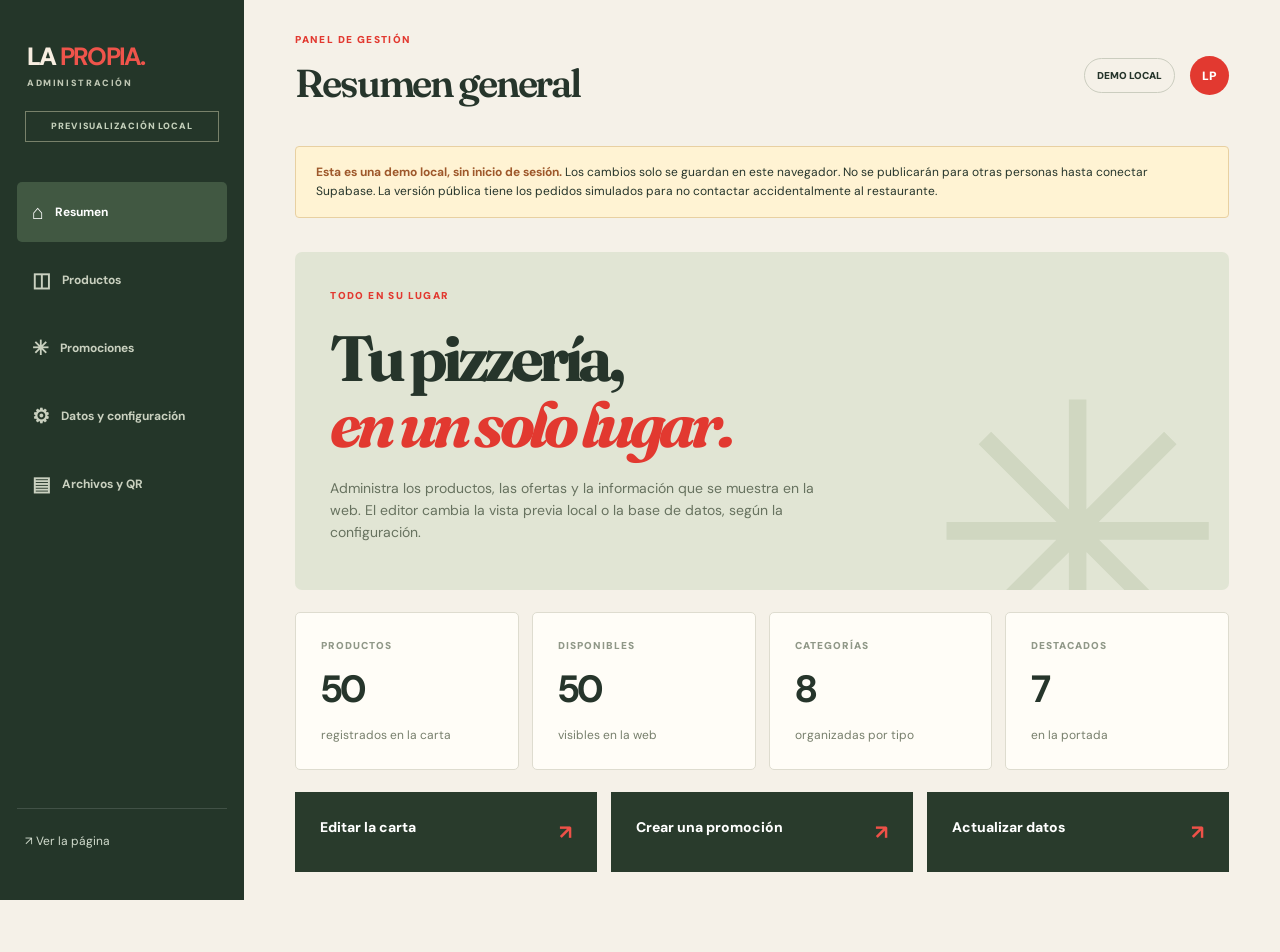
<file: admin/index.html>
<!doctype html><html lang="es"><head><meta charset="utf-8"><meta name="viewport" content="width=device-width,initial-scale=1"><meta name="robots" content="noindex,nofollow"><meta name="theme-color" content="#1f3427"><title>Panel · La Propia Pizzería</title><link href="https://fonts.googleapis.com/css2?family=DM+Sans:wght@400;500;600;700;800&family=Fraunces:opsz,wght@9..144,600&display=swap" rel="stylesheet"><link rel="stylesheet" href="admin.css"><script defer src="../config.js"></script><script defer src="../data.js"></script><script defer src="admin.js"></script></head><body>
<div id="login" class="login-container" hidden><div class="login-card"><span class="mini-label">LA PROPIA · ACCESO RESTRINGIDO</span><h1>El panel,<br><em>a tu manera.</em></h1><p>Inicia sesión con tu usuario autorizado de Supabase. Las credenciales nunca se guardan en el proyecto.</p><form id="loginForm"><label>Correo electrónico<input type="email" id="adminEmail" autocomplete="username" required placeholder="administracion@turestaurante.com"></label><label>Contraseña<input type="password" id="adminPassword" autocomplete="current-password" required></label><button class="btn primary" type="submit">Iniciar sesión ↗</button></form><p id="loginError" class="error" role="alert"></p></div></div>
<div class="app-shell" id="panel" hidden><aside class="sidebar"><a href="../" target="_blank" class="admin-brand">LA <strong>PROPIA.</strong><small>ADMINISTRACIÓN</small></a><div class="admin-mode" id="adminMode">PREVISUALIZACIÓN LOCAL</div><nav class="sidebar-nav" aria-label="Secciones del panel"><button class="nav-active" data-view="dashboard">⌂ <span>Resumen</span></button><button data-view="products">◫ <span>Productos</span></button><button data-view="promotions">✳ <span>Promociones</span></button><button data-view="settings">⚙ <span>Datos y configuración</span></button><button data-view="assets">▤ <span>Archivos y QR</span></button></nav><div class="sidebar-bottom"><a href="../" target="_blank">↗ Ver la página</a><button id="signOut" type="button" hidden>Salir de mi cuenta</button></div></aside><main class="main-panel"><header class="admin-header"><div><div class="mini-label">PANEL DE GESTIÓN</div><h2 id="viewTitle">Resumen general</h2></div><div class="admin-user"><span id="connectionStatus">DEMO LOCAL</span><div class="admin-avatar">LP</div></div></header>
<div class="demo-alert" id="demoAlert"><strong>Esta es una demo local, sin inicio de sesión.</strong> Los cambios solo se guardan en este navegador. No se publicarán para otras personas hasta conectar Supabase. La versión pública tiene los pedidos simulados para no contactar accidentalmente al restaurante.</div>
<section class="panel-view" id="view-dashboard"><div class="dashboard-intro"><span class="mini-label">TODO EN SU LUGAR</span><h3>Tu pizzería,<br><em>en un solo lugar.</em></h3><p>Administra los productos, las ofertas y la información que se muestra en la web. El editor cambia la vista previa local o la base de datos, según la configuración.</p></div><div class="stat-grid"><div class="stat"><small>PRODUCTOS</small><strong id="statProducts">0</strong><span>registrados en la carta</span></div><div class="stat"><small>DISPONIBLES</small><strong id="statAvailable">0</strong><span>visibles en la web</span></div><div class="stat"><small>CATEGORÍAS</small><strong id="statCategories">0</strong><span>organizadas por tipo</span></div><div class="stat"><small>DESTACADOS</small><strong id="statFeatured">0</strong><span>en la portada</span></div></div><div class="dashboard-links"><button data-jump="products">Editar la carta <span>↗</span></button><button data-jump="promotions">Crear una promoción <span>↗</span></button><button data-jump="settings">Actualizar datos <span>↗</span></button></div></section>
<section class="panel-view" id="view-products" hidden><div class="view-actions"><div><p>Productos, precios y disponibilidad.</p><small>Los datos iniciales provienen de una carta pública de Rappi; confirma cambios con el restaurante.</small></div><button class="btn primary" id="newProduct">+ Nuevo producto</button></div><div class="toolbar"><input type="search" id="adminProductSearch" placeholder="Buscar producto..." aria-label="Buscar productos"><select id="adminCategoryFilter"><option value="all">Todas las categorías</option></select></div><div class="product-table-wrap"><table class="product-table"><thead><tr><th>PRODUCTO</th><th>CATEGORÍA</th><th>PRECIO</th><th>ACTIVO</th><th>ACCIÓN</th></tr></thead><tbody id="adminProductRows"></tbody></table></div><p id="productEmpty" hidden>No hay productos para este filtro.</p></section>
<section class="panel-view" id="view-promotions" hidden><div class="view-actions"><div><h3>Promociones</h3><p>Configura avisos en la portada. No uses descuentos sin aprobación del propietario.</p></div><button class="btn primary" id="newPromo">+ Nueva promoción</button></div><div id="promoList" class="promo-list"></div></section>
<section class="panel-view" id="view-settings" hidden><div class="view-actions"><div><h3>Configuración</h3><p>Estos cambios modifican la web. Los horarios de referencia se editan directamente en el HTML.</p></div></div><form id="settingsForm" class="settings-form"><div class="settings-cols"><label>WhatsApp de pedidos (código país)<input id="setWhatsapp" inputmode="tel" required placeholder="573006951791"></label><label>WhatsApp de reservas<input id="setReservationWhatsapp" inputmode="tel" required placeholder="573006951791"></label><label>Dirección<input id="setAddress" required></label><label>Instagram<input id="setInstagram" type="url" required></label><label>URL de la carta oficial<input id="setOfficialMenu" type="url"></label><label>Imagen de portada (URL)<input id="setHeroImage" type="url"></label><label>Texto de anuncio<input id="setPromotionText" placeholder="Ej. Nueva sede en Cabañas"></label><label class="checkline"><input id="setPromotionEnabled" type="checkbox"> Mostrar anuncio destacado</label></div><div class="settings-preview" id="heroPreview"></div><button class="btn primary" type="submit">Guardar configuración</button><span class="save-status" id="settingsSaved" role="status"></span></form></section>
<section class="panel-view" id="view-assets" hidden><div class="view-actions"><div><h3>Archivo, QR y despliegue</h3><p>Exporta una copia de tus datos y prepara la carta QR para las mesas.</p></div></div><div class="asset-grid"><div class="asset-card"><span class="mini-label">RESPALDO</span><h3>Tu carta en JSON</h3><p>Conserva una copia de productos, promociones y configuración. También puedes restaurar una exportación en modo demo.</p><button class="btn dark" id="exportData" type="button">Descargar copia ↗</button><label class="import-label">Importar copia local<input type="file" id="importData" accept="application/json,.json"></label></div><div class="asset-card"><span class="mini-label">CARTA EN LAS MESAS</span><h3>Un QR, toda tu carta</h3><p>La página QR genera un código para el enlace configurado. Imprímelo después de definir el dominio real.</p><a href="../qr.html" target="_blank" class="btn dark">Abrir e imprimir QR ↗</a></div><div class="asset-card"><span class="mini-label">DESPLIEGUE</span><h3>Netlify + Supabase</h3><p>Netlify publica los archivos de la web. Supabase permite que los cambios de este panel aparezcan en todas las visitas, con acceso autenticado.</p><a href="../README.md" class="btn dark" target="_blank">Leer instrucciones ↗</a></div></div><button id="resetPreview" type="button" class="danger-button">Restablecer datos de la demo local</button></section>
</main></div>
<div id="editorBackdrop" class="editor-backdrop" hidden><div class="editor-dialog" role="dialog" aria-modal="true" aria-labelledby="editorTitle" tabindex="-1"><header><div><small>EDITOR DE LA CARTA</small><h3 id="editorTitle">Editar producto</h3></div><button type="button" id="closeEditor" aria-label="Cerrar editor">×</button></header><form id="editorForm"><input type="hidden" id="editId"><label>Nombre del producto<input id="editName" required maxlength="120"></label><div class="two-col"><label>Categoría<input id="editCategory" required list="categoryOptions" maxlength="70"><datalist id="categoryOptions"></datalist></label><label>Precio (COP)<input id="editPrice" type="number" min="0" step="100" required></label></div><label>Descripción<textarea id="editDescription" rows="4" maxlength="600"></textarea></label><label>Imagen del plato (URL)<input id="editImage" type="url" placeholder="https://..."></label><label>Subir imagen (solo en modo Supabase)<input id="editImageFile" type="file" accept="image/jpeg,image/png,image/webp" disabled><small id="uploadHelp">Conecta Supabase para activar la subida a almacenamiento.</small></label><div class="editor-flags"><label><input id="editAvailable" type="checkbox"> Disponible</label><label><input id="editFeatured" type="checkbox"> Destacado en portada</label></div><label>Etiqueta (opcional)<input id="editBadge" placeholder="Ej. De la casa" maxlength="60"></label><p id="editorError" class="error" role="alert"></p><div class="editor-actions"><button type="button" class="btn light" id="cancelEditor">Cancelar</button><button type="submit" class="btn primary">Guardar producto</button></div></form></div></div>
<div id="promoBackdrop" class="editor-backdrop" hidden><div class="editor-dialog small-dialog" role="dialog" aria-modal="true" aria-labelledby="promoTitle"><header><h3 id="promoTitle">Nueva promoción</h3><button type="button" id="closePromo" aria-label="Cerrar">×</button></header><form id="promoForm"><input type="hidden" id="promoId"><label>Título<input id="promoName" maxlength="90" required placeholder="Texto confirmado por el dueño"></label><label>Descripción<textarea id="promoDescription" rows="3" maxlength="220"></textarea></label><label class="checkline"><input type="checkbox" id="promoActive" checked> Promoción activa</label><div class="editor-actions"><button class="btn light" type="button" id="cancelPromo">Cancelar</button><button class="btn primary" type="submit">Guardar promoción</button></div></form></div></div>
<div class="toast" id="toast" role="status" aria-live="polite" hidden></div>
</body></html>
</file>
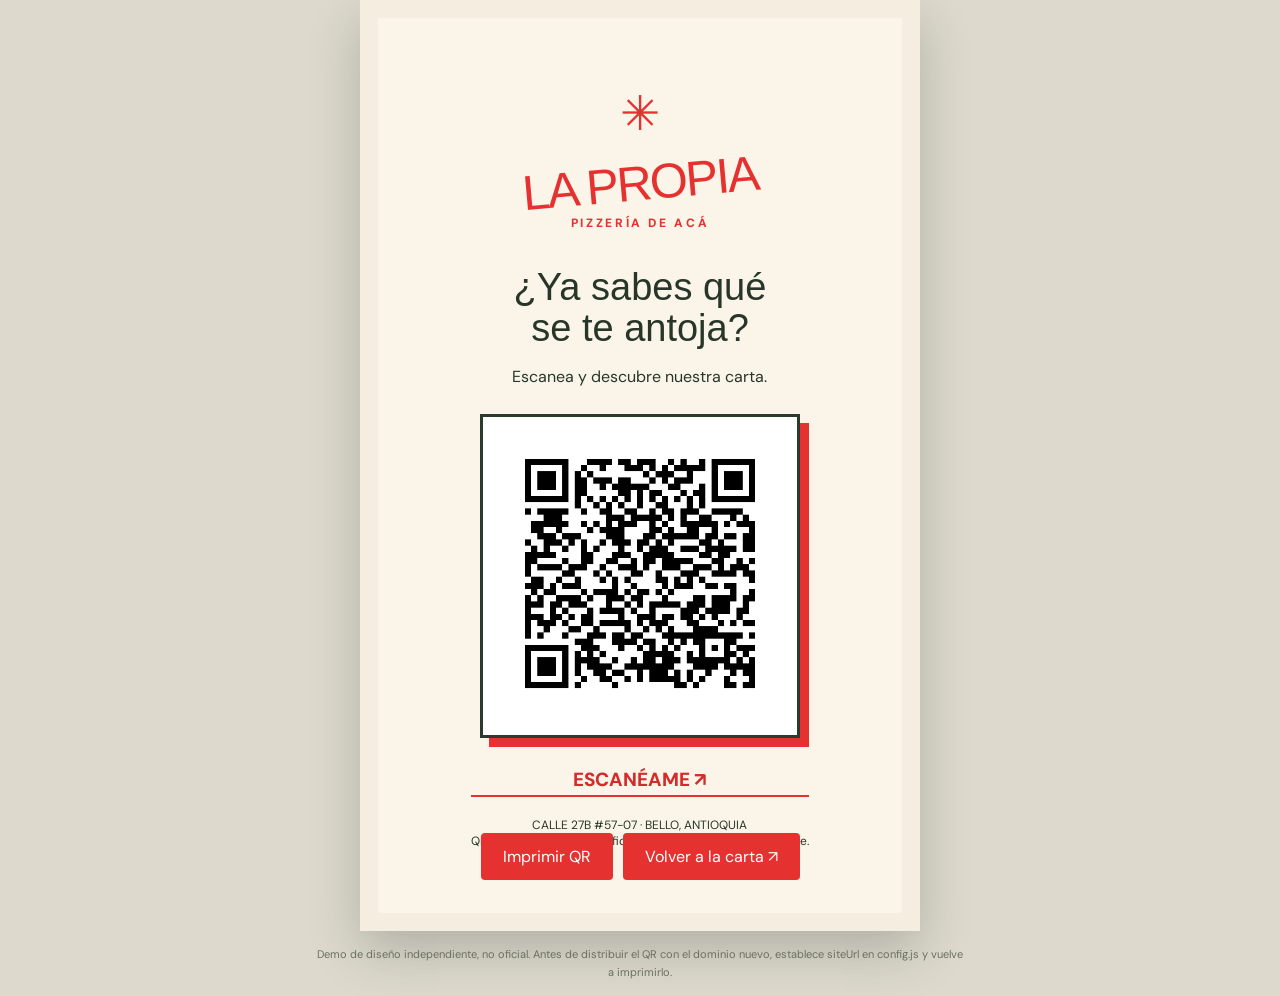
<file: qr.html>
<!doctype html><html lang="es"><head><meta charset="utf-8"><meta name="viewport" content="width=device-width,initial-scale=1"><meta name="robots" content="noindex,nofollow"><title>QR de la carta · La Propia Pizzería</title><link href="https://fonts.googleapis.com/css2?family=DM+Sans:wght@400;700;800&family=Permanent+Marker&display=swap" rel="stylesheet"><style>*{box-sizing:border-box}body{background:#dddacd;display:grid;min-height:100vh;place-items:center;margin:0;font-family:'DM Sans',sans-serif;color:#28362a}.controls{position:fixed;bottom:20px;display:flex;gap:10px;z-index:9}.controls button,.controls a{border:0;border-radius:4px;padding:13px 22px;background:#e53231;color:white;text-decoration:none;font-weight:800;font:inherit;cursor:pointer}.poster{width:148mm;min-height:207mm;padding:17mm 13mm;background:#faf5e8;display:flex;flex-direction:column;align-items:center;text-align:center;box-shadow:0 20px 50px #0003;border:5mm solid #f5eee0}.star{font-size:48px;color:#e53231}.brand{color:#e53231;font:49px/1 'Permanent Marker',sans-serif;letter-spacing:-.045em;transform:rotate(-5deg);margin:14px 0 7px}.sub{font-size:12px;letter-spacing:.22em;font-weight:800;color:#e53231;margin:0 0 36px}.poster h1{font:38px/1.06 'Permanent Marker',sans-serif;margin:0 0 12px}.poster p{font-size:16px;line-height:1.5;margin:5px 0 25px}.qr-wrap{padding:17px;background:white;border:3px solid #293c2e;box-shadow:9px 9px 0 #e53231}.qr-wrap img{width:74mm;height:74mm;object-fit:contain}.scan{margin:28px 0 0!important;font-weight:800;font-size:19px!important;color:#d32c2a}.address{border-top:2px solid #e53231;padding-top:20px;margin-top:auto;font-size:12px}.disclaimer{max-width:650px;line-height:1.6;font-size:11px;margin:15px auto;color:#6a705f;text-align:center}.bottom{display:flex;flex-direction:column;align-items:center}@media print{@page{size:A5 portrait;margin:0}html,body{width:148mm;height:210mm;background:white;display:block}.poster{width:148mm;height:210mm;min-height:0;border:0;box-shadow:none}.controls,.disclaimer{display:none!important}.qr-wrap img{width:74mm;height:74mm}}@media(max-width:560px){.poster{width:min(100%,148mm);border-width:2mm;padding:18mm 8mm}.controls{left:10px;right:10px}.controls button,.controls a{flex:1;text-align:center;font-size:12px}.brand{font-size:40px}.poster h1{font-size:32px}}</style><script src="config.js"></script></head><body><div class="bottom"><section class="poster"><div class="star">✳</div><div class="brand">LA PROPIA</div><div class="sub">PIZZERÍA DE ACÁ</div><h1>¿Ya sabes qué<br>se te antoja?</h1><p>Escanea y descubre nuestra carta.</p><div class="qr-wrap"><img id="qr" alt="Código QR para consultar la carta oficial del restaurante" src="assets/qr-carta-oficial.png"></div><p class="scan">ESCANÉAME ↗</p><div class="address">CALLE 27B #57-07 · BELLO, ANTIOQUIA<br><span id="qrAddressNote">QR vinculado a la carta oficial publicada por el restaurante.</span></div></section><p class="disclaimer">Demo de diseño independiente, no oficial. Antes de distribuir el QR con el dominio nuevo, establece siteUrl en config.js y vuelve a imprimirlo.</p></div><div class="controls"><button type="button" onclick="window.print()">Imprimir QR</button><a href="./#carta">Volver a la carta ↗</a></div><script>const config=window.LA_PROPIA_CONFIG||{};if(config.siteUrl&&/^https:\/\//.test(config.siteUrl)){const url=new URL('/#carta',config.siteUrl).href;const img=document.getElementById('qr');img.src='https://api.qrserver.com/v1/create-qr-code/?size=700x700&data='+encodeURIComponent(url);img.alt='QR de '+url;document.getElementById('qrAddressNote').textContent=url;img.onerror=function(){this.onerror=null;this.src='assets/qr-carta-oficial.png';document.getElementById('qrAddressNote').textContent='Error al crear el QR de la web: no distribuyas esta impresión.'}}</script></body></html>
</file>
<file: admin/admin.css>
:root{--paper:#f5f1e8;--green:#243629;--red:#e23930;--line:#dedccf;--txt:#26352b}*{box-sizing:border-box}body{margin:0;font:14px/1.5 'DM Sans',sans-serif;color:var(--txt);background:var(--paper)}[hidden]{display:none!important}button,input,textarea,select{font:inherit}button{cursor:pointer}a{color:inherit;text-decoration:none}input,textarea,select{border:1px solid #d3d3c8;background:#fffdf8;padding:12px 13px;color:var(--txt);width:100%;border-radius:4px}label{display:flex;flex-direction:column;gap:7px;font-size:12px;font-weight:800}label small{font-size:11px;color:#777d72;font-weight:400}.app-shell{display:flex;min-height:100vh}.sidebar{width:244px;flex-shrink:0;background:var(--green);color:#eaece1;min-height:100vh;padding:27px 17px;display:flex;flex-direction:column;position:sticky;top:0;height:100vh}.admin-brand{font-weight:900;color:#f8eee1;font-size:25px;letter-spacing:-.07em;line-height:1.2;padding:15px 10px 22px}.admin-brand strong{color:#ef544b}.admin-brand small{display:block;font-size:9px;letter-spacing:.18em;margin-top:6px;color:#bec6b3}.admin-mode{margin:0 8px 40px;padding:8px;border:1px solid #78816a;font-size:9px;letter-spacing:.1em;font-weight:900;text-align:center;color:#c3cfba}.sidebar-nav{display:grid;gap:8px}.sidebar-nav button{width:100%;background:transparent;border:0;text-align:left;padding:15px;color:#c9d0bf;font-weight:700;border-radius:5px;display:flex;align-items:center;gap:11px;font-size:20px}.sidebar-nav button span{font-size:12px}.sidebar-nav button:hover,.sidebar-nav .nav-active{background:#415842;color:#fff}.sidebar-bottom{margin-top:auto;border-top:1px solid #ffffff22;padding:23px 8px;display:grid;gap:14px}.sidebar-bottom a,.sidebar-bottom button{border:0;background:transparent;color:#d1dbcd;font-size:12px;text-align:left}.main-panel{min-width:0;flex:1;max-width:1580px;margin:auto;padding:32px 4% 80px}.admin-header{display:flex;justify-content:space-between;align-items:center;gap:25px;margin-bottom:26px}.mini-label{font-size:10px;letter-spacing:.14em;color:var(--red);font-weight:900}.admin-header h2{font-family:'Fraunces',Georgia,serif;font-weight:600;font-size:39px;letter-spacing:-.055em;margin:7px 0}.admin-user{display:flex;align-items:center;gap:15px}.admin-user>span{border:1px solid #cbcdbf;border-radius:30px;padding:9px 12px;font-size:10px;font-weight:900;white-space:nowrap}.admin-avatar{background:var(--red);color:white;width:39px;height:39px;display:grid;place-items:center;border-radius:50%;font-size:12px;font-weight:900}.demo-alert{background:#fff3d3;border:1px solid #e8d0a1;padding:16px 20px;font-size:12px;line-height:1.6;margin-bottom:34px;border-radius:4px}.demo-alert strong{color:#9e582b}.panel-view{animation:appear .24s ease}@keyframes appear{from{opacity:.4;transform:translateY(7px)}to{opacity:1;transform:none}}.dashboard-intro{padding:32px 35px;background:#e1e5d4;border-radius:7px;margin-bottom:22px;position:relative;overflow:hidden}.dashboard-intro:after{content:'✳';position:absolute;right:0;bottom:-130px;font-size:360px;line-height:1;color:#d0d7c1;pointer-events:none}.dashboard-intro>*{position:relative;z-index:1}.dashboard-intro h3{font-family:'Fraunces',Georgia,serif;font-size:clamp(43px,5vw,70px);letter-spacing:-.075em;line-height:1.03;margin:20px 0}.dashboard-intro em{color:var(--red)}.dashboard-intro p{max-width:500px;color:#67725f;line-height:1.6}.stat-grid{display:grid;grid-template-columns:repeat(4,1fr);gap:13px}.stat{background:#fffdf7;border:1px solid var(--line);border-radius:5px;padding:25px;display:grid;gap:8px}.stat small{color:#909888;font-size:10px;font-weight:900;letter-spacing:.1em}.stat strong{font-size:38px;letter-spacing:-.08em}.stat>span{font-size:12px;color:#777f6c}.dashboard-links{display:grid;grid-template-columns:repeat(3,1fr);gap:14px;margin-top:22px}.dashboard-links button{padding:25px;background:#293b2c;border:0;color:#fff;text-align:left;font-weight:800;display:flex;justify-content:space-between}.dashboard-links button span{color:#ee5148;font-size:20px}.view-actions{display:flex;justify-content:space-between;gap:25px;align-items:center;margin-bottom:22px}.view-actions p{margin:0 0 8px;color:#566153}.view-actions small{color:#818a78}.view-actions h3{font-family:'Fraunces';font-size:33px;letter-spacing:-.05em;margin:0 0 6px}.btn{border:1px solid transparent;padding:12px 20px;border-radius:4px;white-space:nowrap;font-size:12px;font-weight:900;display:inline-flex;align-items:center;gap:8px;justify-content:center}.btn.primary{background:var(--red);color:white}.btn.dark{background:var(--green);color:white}.btn.light{background:transparent;border-color:#b5bcae}.toolbar{display:flex;gap:12px;margin-bottom:17px}.toolbar input{flex:1}.toolbar select{max-width:270px}.product-table-wrap{background:#fffdf7;border:1px solid var(--line);overflow:auto}.product-table{border-collapse:collapse;width:100%;text-align:left;min-width:700px}.product-table th{font-size:10px;color:#879181;letter-spacing:.12em;padding:17px;background:#eef0e6}.product-table td{border-top:1px solid #e9e7db;padding:11px 16px;font-size:12px}.product-table td strong{font-size:13px}.product-table td small{display:block;color:#899185;margin-top:4px}.product-table td:first-child{min-width:230px}.prod-cell{display:flex;align-items:center;gap:13px}.prod-thumb{width:57px;height:57px;object-fit:cover;border-radius:5px;background:#eed7b9}.product-table .edit-row{background:#e8eee4;color:var(--green);border:1px solid #c6d3c0;padding:9px 14px;border-radius:4px;font-weight:900;font-size:11px}.status-active{color:#3f7f45}.status-off{color:#aa5c4f}.settings-form{background:#fffcf3;border:1px solid var(--line);padding:30px;max-width:930px}.settings-cols{display:grid;grid-template-columns:repeat(2,1fr);gap:20px}.checkline{display:flex;flex-direction:row;align-items:center;gap:10px!important}.checkline input{width:auto;accent-color:var(--red)}.settings-preview{margin:20px 0;max-width:300px}.settings-preview img{max-height:140px}.save-status{padding-left:17px;font-size:12px;color:#5a8461}.promo-list{display:grid;gap:13px}.promo-item{display:flex;justify-content:space-between;gap:15px;align-items:center;background:#fffdf7;border:1px solid var(--line);padding:21px}.promo-item h4{margin:4px 0 7px;font-size:17px}.promo-item p{font-size:12px;color:#778071;margin:0}.promo-actions{display:flex;gap:10px}.promo-actions button{font-size:11px;background:transparent;border:1px solid #c7d3bb;padding:10px}.asset-grid{display:grid;grid-template-columns:repeat(3,1fr);gap:14px}.asset-card{background:#fffdf7;border:1px solid var(--line);padding:25px;min-height:300px;display:flex;flex-direction:column;align-items:start}.asset-card h3{font-family:'Fraunces';font-size:27px;letter-spacing:-.05em;margin:17px 0 11px}.asset-card p{font-size:13px;line-height:1.6;color:#70786b;flex:1}.import-label{position:relative;margin-top:13px;text-decoration:underline;cursor:pointer;font-weight:700}.import-label input{width:1px;height:1px;position:absolute;overflow:hidden;opacity:0}.danger-button{background:transparent;border:0;color:#b9342b;margin-top:36px;text-decoration:underline;font-size:12px;font-weight:800}.login-container{min-height:100vh;background:#263a2b;display:grid;place-items:center;padding:20px}.login-card{max-width:480px;width:100%;padding:42px;background:var(--paper);box-shadow:15px 15px 0 #e23a31}.login-card h1{font-family:'Fraunces';font-size:58px;letter-spacing:-.08em;line-height:1.03}.login-card em{color:var(--red)}.login-card p{line-height:1.6;color:#697565;font-size:13px}.login-card form{display:grid;gap:14px}.login-card button{margin-top:10px}.error{color:#b92f2a;font-size:12px}.editor-backdrop{position:fixed;inset:0;background:#0d180dbb;z-index:50;display:grid;place-items:center;padding:20px;overflow-y:auto}.editor-dialog{width:min(600px,100%);background:var(--paper);max-height:94vh;overflow-y:auto;padding:30px;box-shadow:13px 13px 0 #e23a31}.editor-dialog header{display:flex;justify-content:space-between;align-items:start;gap:20px;margin-bottom:25px}.editor-dialog header small{font-size:9px;letter-spacing:.1em;color:var(--red);font-weight:900}.editor-dialog h3{font-family:'Fraunces';font-size:36px;letter-spacing:-.06em;margin:5px 0}.editor-dialog header button{border:0;background:transparent;font-size:32px}.editor-dialog form{display:grid;gap:17px}.editor-dialog textarea{resize:vertical}.two-col{display:grid;grid-template-columns:1fr 1fr;gap:12px}.editor-flags{display:flex;gap:25px}.editor-flags label{flex-direction:row;align-items:center}.editor-flags input{width:auto;accent-color:var(--red)}.editor-actions{display:flex;justify-content:flex-end;gap:12px;margin-top:12px}.small-dialog{max-width:440px}.toast{position:fixed;bottom:30px;right:28px;background:#273b2c;color:#fff;padding:15px 25px;z-index:100;box-shadow:0 6px 23px #0004}
@media(max-width:950px){.sidebar{width:190px}.main-panel{padding:24px 3%}.stat-grid,.asset-grid{grid-template-columns:repeat(2,1fr)}.footer{font-size:12px}.dashboard-links{grid-template-columns:1fr}}
@media(max-width:650px){.app-shell{display:block}.sidebar{position:relative;height:auto;width:100%;min-height:0;display:block;padding:12px 16px}.admin-brand{display:inline-block;padding:6px}.admin-mode{display:inline-block;margin:8px;font-size:8px}.sidebar-nav{display:flex;overflow:auto;gap:4px;margin-top:14px}.sidebar-nav button{white-space:nowrap;width:auto;padding:12px 11px;font-size:15px}.sidebar-nav button span{font-size:10px}.sidebar-bottom{display:none}.admin-header h2{font-size:29px}.main-panel{padding:23px 16px}.admin-user>span{font-size:8px;padding:7px}.stat-grid,.asset-grid{grid-template-columns:1fr 1fr}.stat{padding:16px}.stat strong{font-size:28px}.view-actions{align-items:start;flex-direction:column}.toolbar{flex-direction:column}.toolbar select{max-width:none}.settings-cols{grid-template-columns:1fr}.settings-form{padding:16px}.asset-grid{grid-template-columns:1fr}.editor-dialog{padding:18px}.two-col{grid-template-columns:1fr}}
</file>
